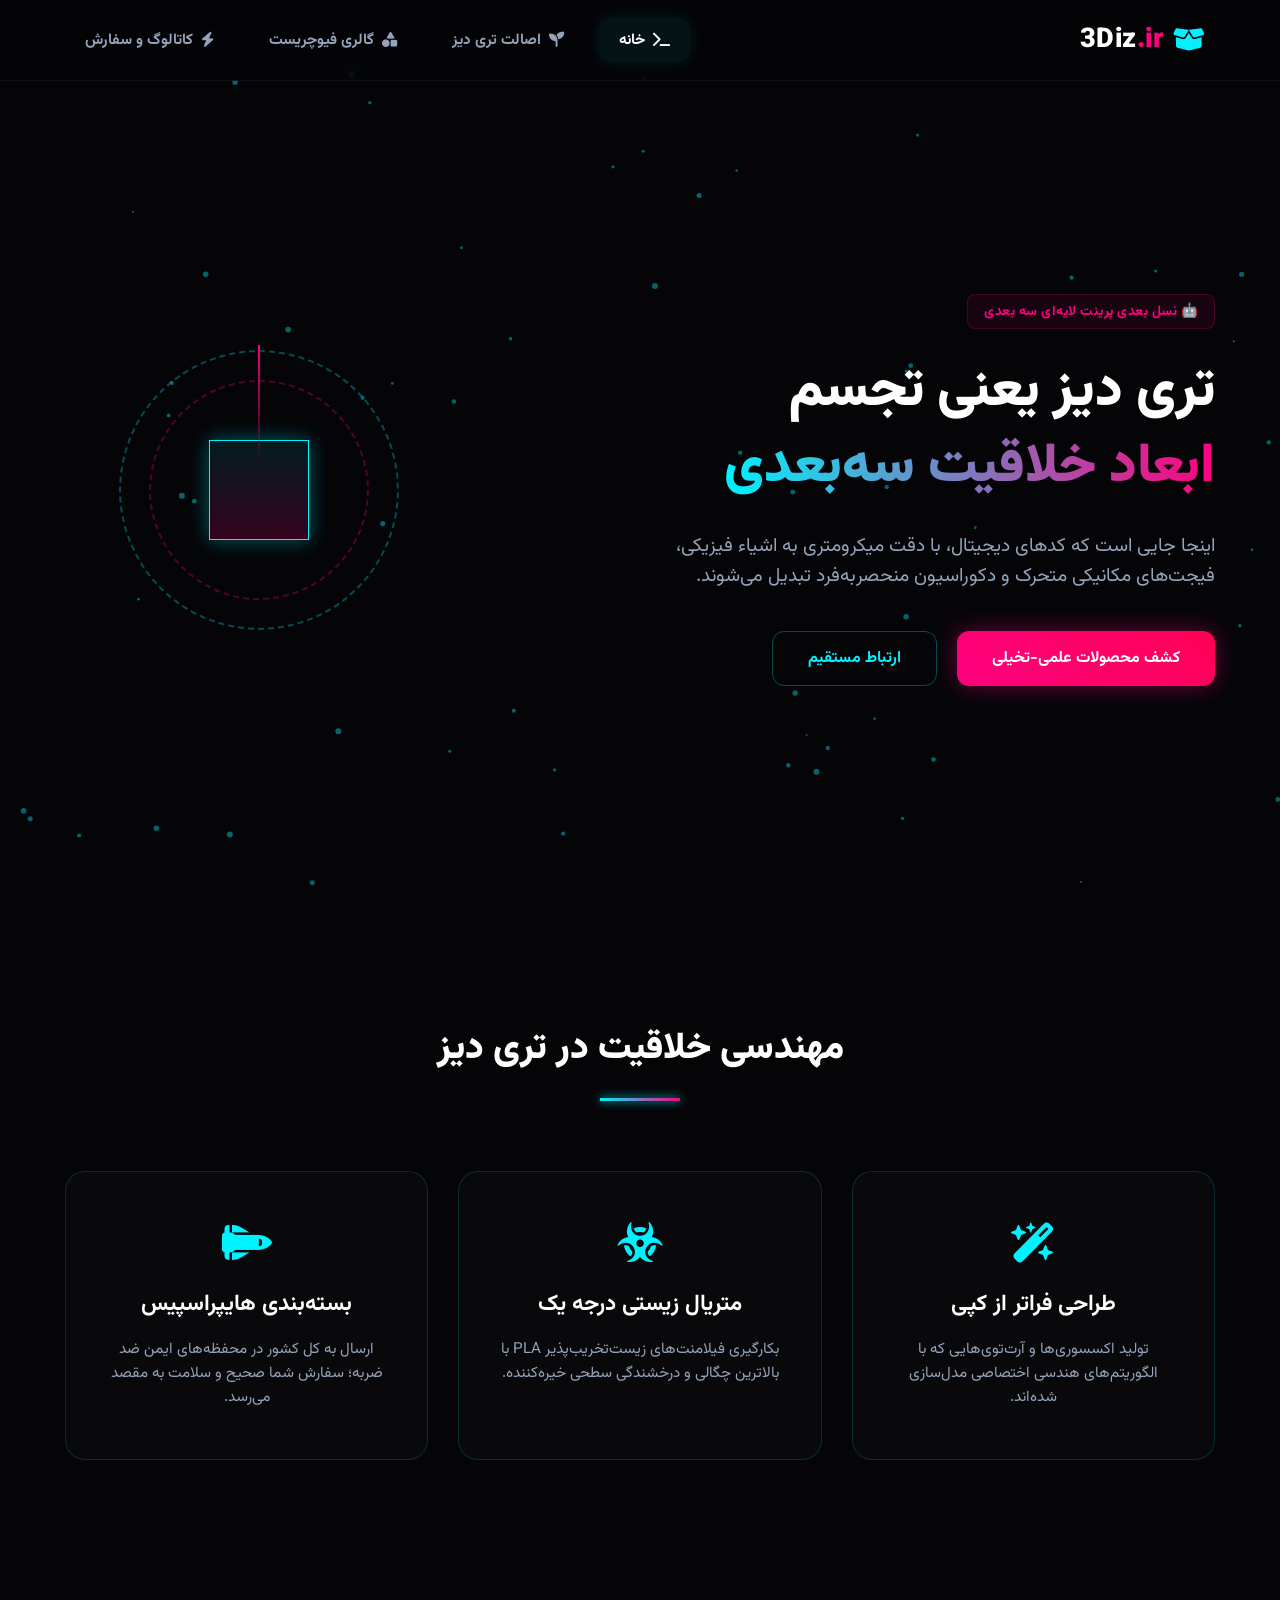
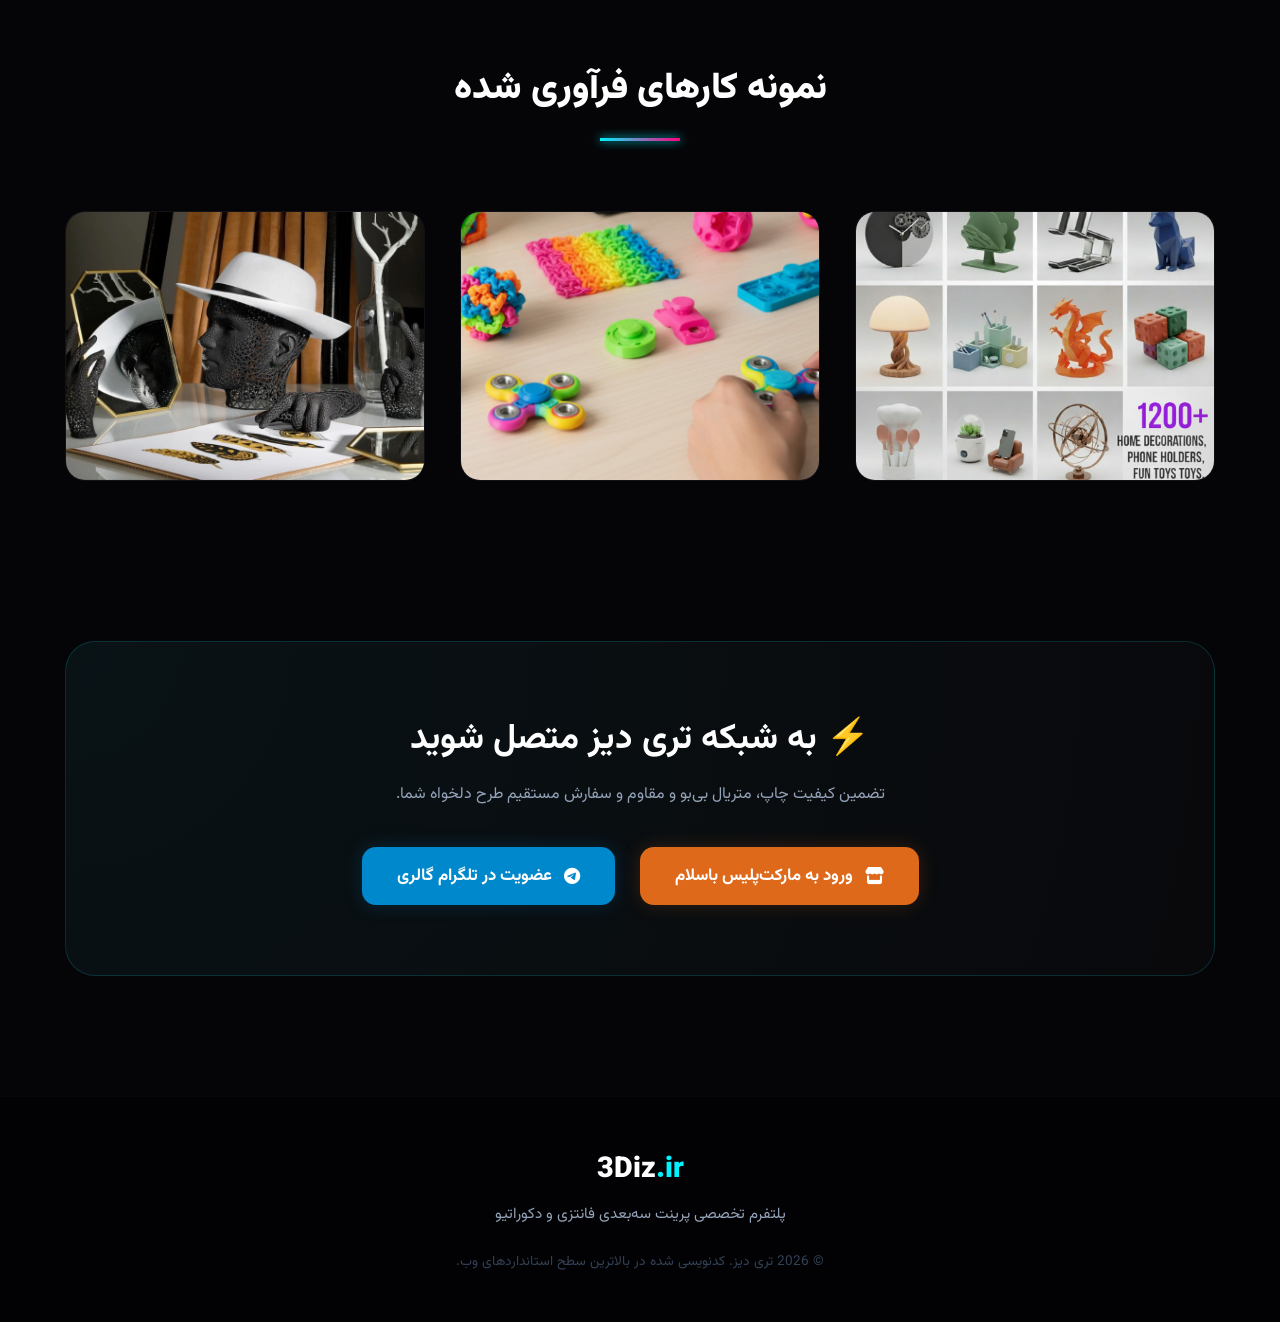
<file: index.html>
<!DOCTYPE html>
<html lang="fa" dir="rtl">
<head>
    <meta charset="UTF-8">
    <meta name="viewport" content="width=device-width, initial-scale=1.0">
    <title>3Diz | لول آپ خلاقیت سه‌بعدی</title>
    <link rel="stylesheet" href="https://fonts.googleapis.com/css2?family=Vazirmatn:wght@300;400;700;900&display=swap">
    <link rel="stylesheet" href="https://cdnjs.cloudflare.com/ajax/libs/font-awesome/6.4.0/css/all.min.css">
    <link rel="stylesheet" href="style.css">
</head>
<body>

    <canvas id="cyberCanvas"></canvas>

    <header>
        <nav class="nav-container">
            <div class="logo-wrapper">
                <div class="cyber-scan"></div>
                <i class="fas fa-box-open logo-cube"></i>
                <span class="logo-text">3Diz<span class="dot">.ir</span></span>
            </div>
            
            <ul class="nav-links">
                <li><a href="#home" class="active"><i class="fas fa-terminal"></i> خانه</a></li>
                <li><a href="#about"><i class="fas fa-seedling"></i> اصالت تری دیز</a></li>
                <li><a href="#products"><i class="fas fa-shapes"></i> گالری فیوچریست</a></li>
                <li><a href="#links"><i class="fas fa-bolt"></i> کاتالوگ و سفارش</a></li>
            </ul>

            <div class="menu-toggle" id="mobileMenuBtn">
                <span class="bar"></span>
                <span class="bar"></span>
                <span class="bar"></span>
            </div>
        </nav>
    </header>

    <section id="home" class="hero">
        <div class="hero-content">
            <div class="cyber-badge">🤖 نسل بعدی پرینت لایه‌ای سه بعدی</div>
            <h1>تری دیز یعنی تجسم <br><span class="typewriter gradient-text" id="typewriterText"></span></h1>
            <p>اینجا جایی است که کدهای دیجیتال، با دقت میکرومتری به اشیاء فیزیکی، فیجت‌های مکانیکی متحرک و دکوراسیون منحصربه‌فرد تبدیل می‌شوند.</p>
            <div class="hero-btns">
                <a href="#products" class="btn-glow">کشف محصولات علمی-تخیلی</a>
                <a href="#links" class="btn-outline">ارتباط مستقیم</a>
            </div>
        </div>
        
        <div class="hero-visual">
            <div class="hologram-container">
                <div class="holo-ring ring-1"></div>
                <div class="holo-ring ring-2"></div>
                <div class="holo-cube">
                    <span></span><span></span><span></span><span></span>
                </div>
                <div class="laser-beam"></div>
            </div>
        </div>
    </section>

    <section id="about" class="about-section">
        <div class="section-title">
            <h2>مهندسی خلاقیت در تری دیز</h2>
            <div class="glow-line"></div>
        </div>
        
        <div class="about-grid">
            <div class="neon-card" data-tilt>
                <div class="card-glow"></div>
                <i class="fas fa-wand-magic-sparkles card-icon"></i>
                <h3>طراحی فراتر از کپی</h3>
                <p>تولید اکسسوری‌ها و آرت‌توی‌هایی که با الگوریتم‌های هندسی اختصاصی مدل‌سازی شده‌اند.</p>
            </div>
            <div class="neon-card" data-tilt>
                <div class="card-glow"></div>
                <i class="fas fa-biohazard card-icon"></i>
                <h3>متریال زیستی درجه یک</h3>
                <p>بکارگیری فیلامنت‌های زیست‌تخریب‌پذیر PLA با بالاترین چگالی و درخشندگی سطحی خیره‌کننده.</p>
            </div>
            <div class="neon-card" data-tilt>
                <div class="card-glow"></div>
                <i class="fas fa-space-shuttle card-icon"></i>
                <h3>بسته‌بندی هایپراسپیس</h3>
                <p>ارسال به کل کشور در محفظه‌های ایمن ضد ضربه؛ سفارش شما صحیح و سلامت به مقصد می‌رسد.</p>
            </div>
        </div>
    </section>

    <section id="products" class="products-section">
        <div class="section-title">
            <h2>نمونه کارهای فرآوری شده</h2>
            <div class="glow-line"></div>
        </div>
        
        <div class="product-grid">
            <div class="product-card">
                <div class="img-zoom">
                    <img src="images/product1.jpg" alt="محصول تری دیز">
                </div>
                <div class="card-overlay">
                    <h4>مجسمه‌های دکوراتیو هندسی</h4>
                    <span class="tech-tag">رزولوشن ۵۰ میکرون</span>
                </div>
            </div>
            <div class="product-card">
                <div class="img-zoom">
                    <img src="images/product2.jpg" alt="محصول تری دیز">
                </div>
                <div class="card-overlay">
                    <h4>فیجت‌های مکانیکی و مفاصل متحرک</h4>
                    <span class="tech-tag">چاپ یکپارچه (Print-in-Place)</span>
                </div>
            </div>
            <div class="product-card">
                <div class="img-zoom">
                    <img src="images/product3.jpg" alt="محصول تری دیز">
                </div>
                <div class="card-overlay">
                    <h4>گلدان و استند ارگانیک</h4>
                    <span class="tech-tag">متریال سیلک براق</span>
                </div>
            </div>
        </div>
    </section>

    <section id="links" class="cta-section">
        <div class="glow-box">
            <h2>⚡ به شبکه تری دیز متصل شوید</h2>
            <p>تضمین کیفیت چاپ، متریال بی‌بو و مقاوم و سفارش مستقیم طرح دلخواه شما.</p>
            <div class="link-buttons">
                <a href="https://basalam.com/3diz-ir" target="_blank" class="cyber-btn basalam-btn">
                    <i class="fas fa-store"></i> ورود به مارکت‌‌پلیس باسلام
                </a>
                <a href="https://t.me/Gallery_3diz" target="_blank" class="cyber-btn telegram-btn">
                    <i class="fab fa-telegram"></i> عضویت در تلگرام گالری
                </a>
            </div>
        </div>
    </section>

    <footer>
        <div class="footer-core">
            <div class="footer-logo">3Diz<span>.ir</span></div>
            <p>پلتفرم تخصصی پرینت سه‌بعدی فانتزی و دکوراتیو</p>
            <div class="copyright">&copy; 2026 تری دیز. کدنویسی شده در بالاترین سطح استانداردهای وب.</div>
        </div>
    </footer>

    <script src="script.js"></script>
</body>
</html>
</file>
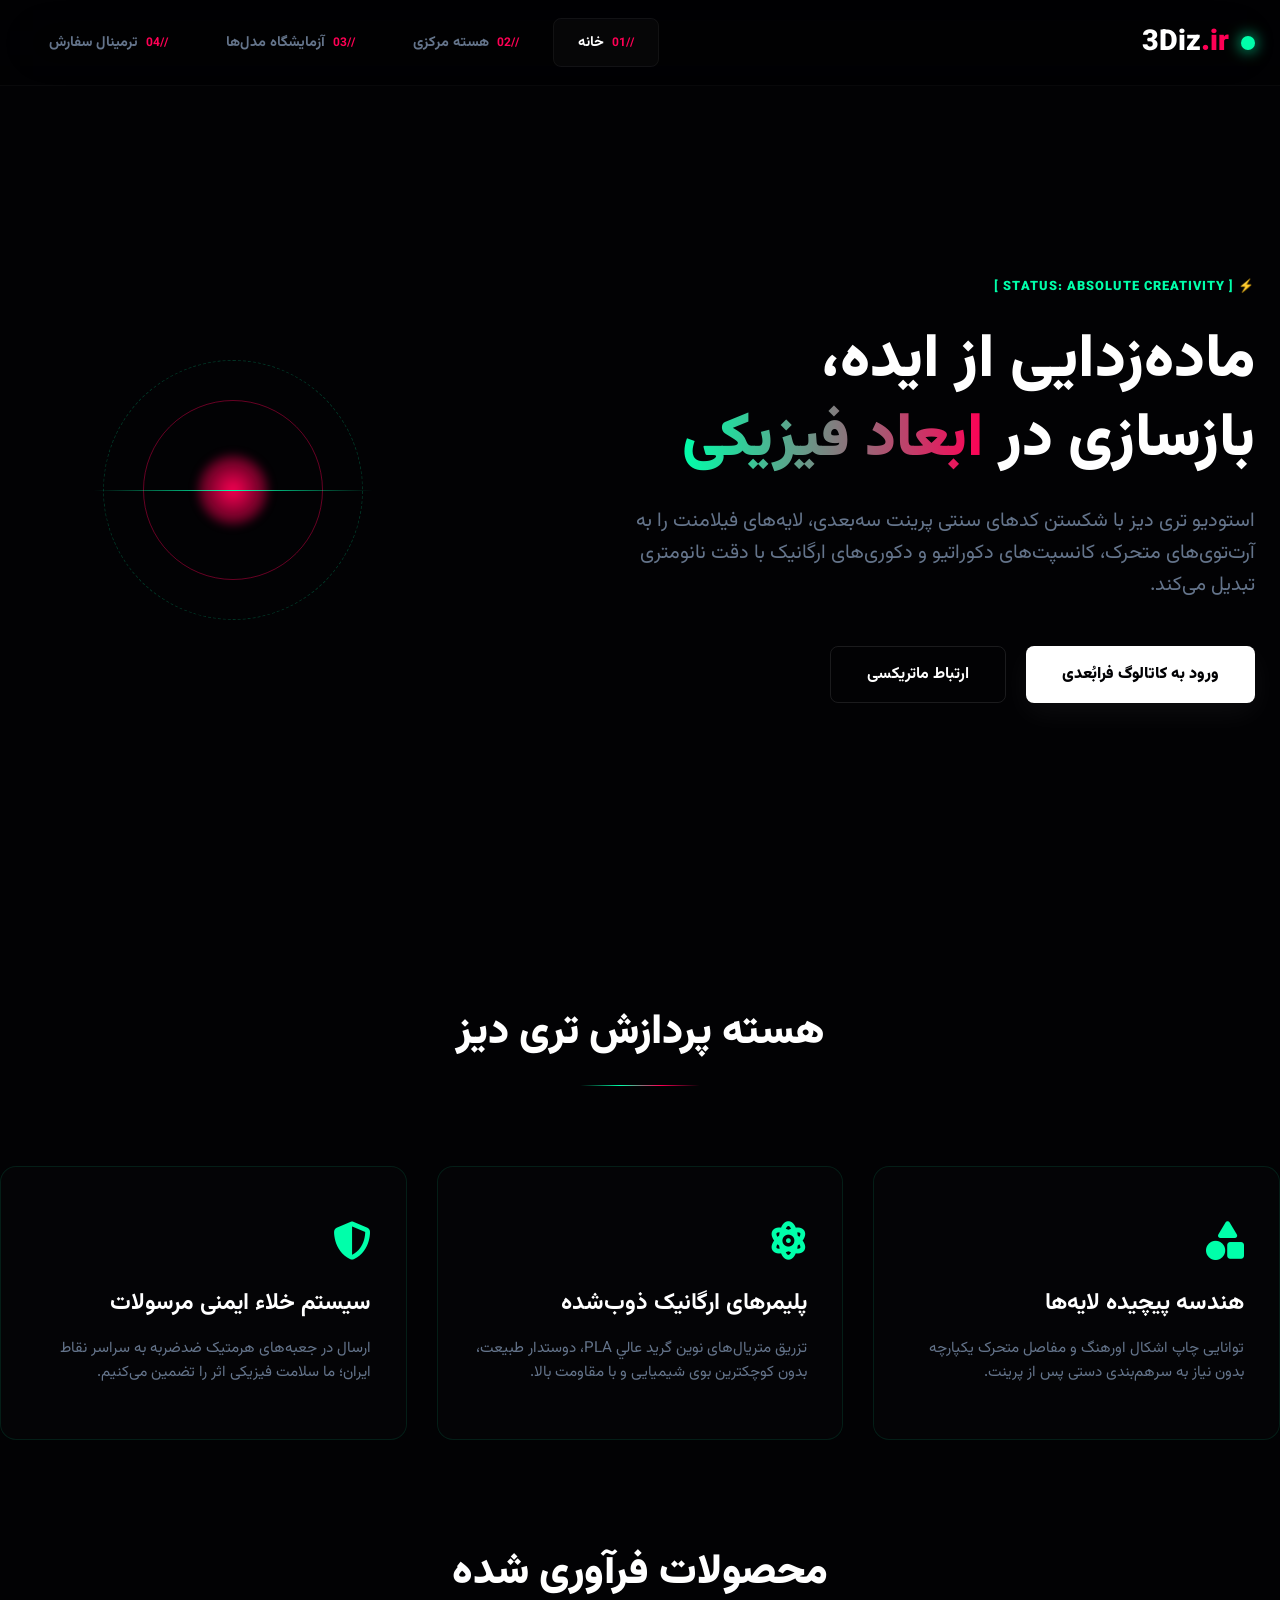
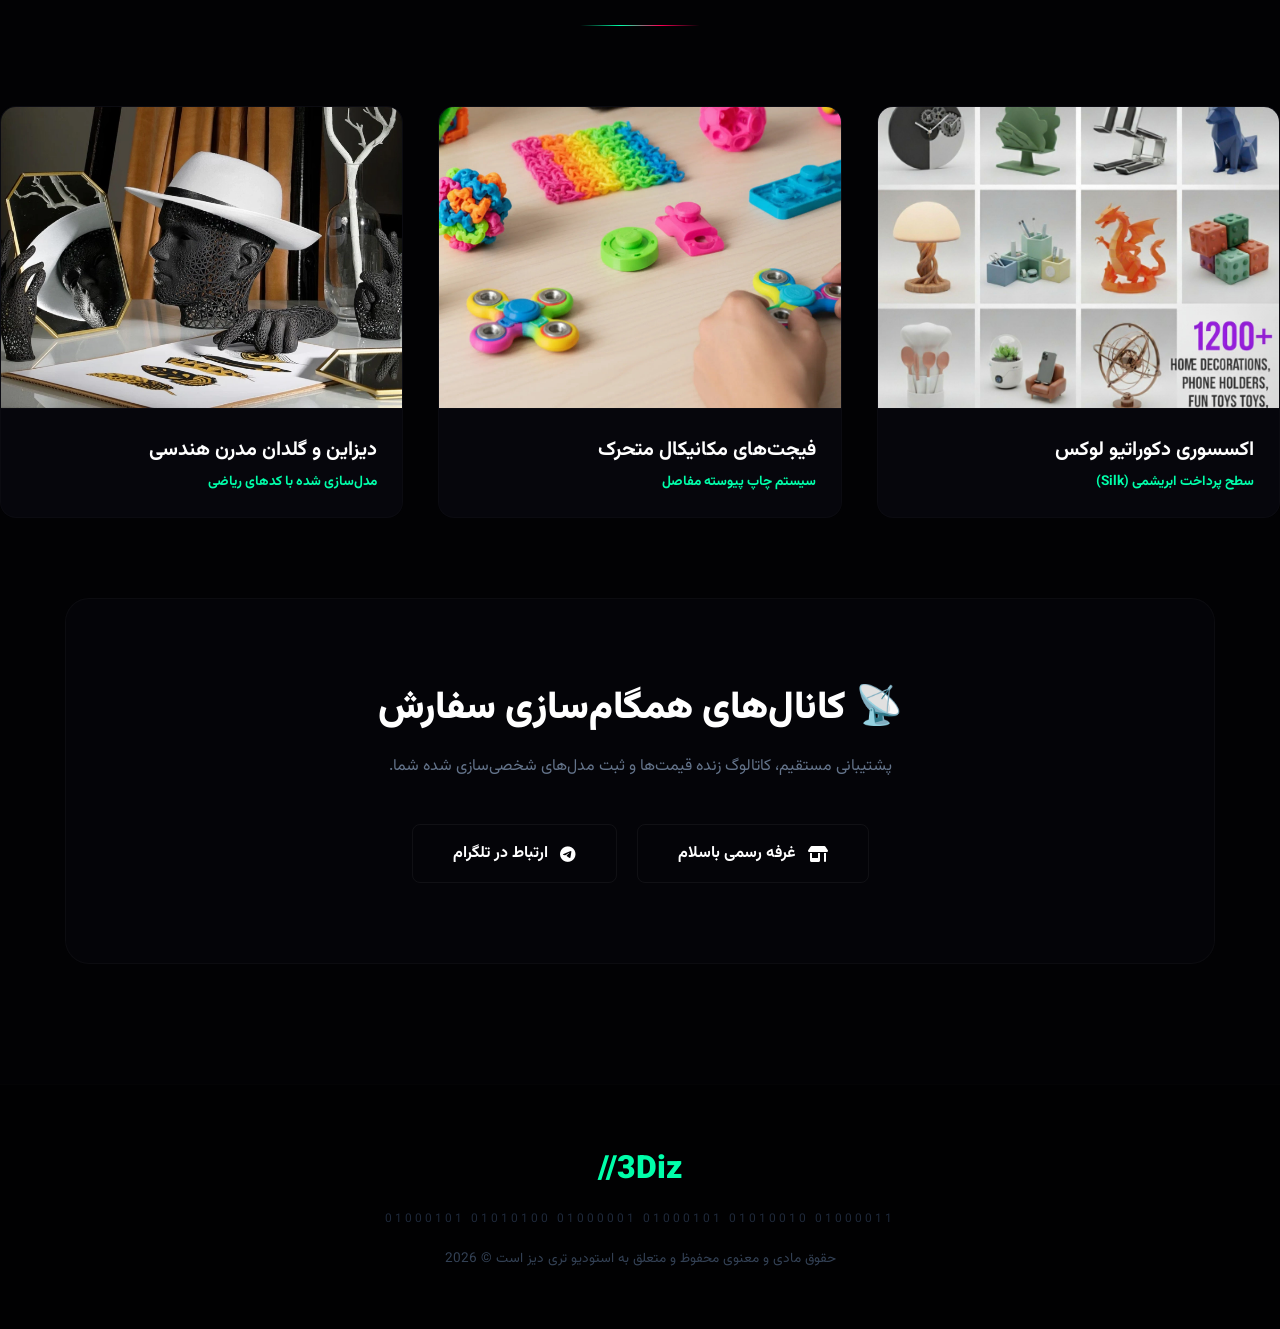
<file: Dark/index.html>
<!DOCTYPE html>
<html lang="fa" dir="rtl">
<head>
    <meta charset="UTF-8">
    <meta name="viewport" content="width=device-width, initial-scale=1.0">
    <title>3Diz Quantum | لول بی‌نهایت فرانت‌اند</title>
    <link rel="stylesheet" href="https://fonts.googleapis.com/css2?family=Vazirmatn:wght@300;400;700;900&display=swap">
    <link rel="stylesheet" href="https://cdnjs.cloudflare.com/ajax/libs/font-awesome/6.4.0/css/all.min.css">
    <link rel="stylesheet" href="style.css">
</head>
<body>

    <canvas id="quantumCanvas"></canvas>

    <header>
        <nav class="nav-container">
            <div class="logo-core">
                <div class="quantum-core"></div>
                <span class="logo-text">3Diz<span class="pulse-dot">.ir</span></span>
            </div>
            
            <ul class="nav-links">
                <li><a href="#home" class="active"><span class="nav-num">//01</span> خانه</a></li>
                <li><a href="#about"><span class="nav-num">//02</span> هسته مرکزی</a></li>
                <li><a href="#products"><span class="nav-num">//03</span> آزمایشگاه مدل‌ها</a></li>
                <li><a href="#links"><span class="nav-num">//04</span> ترمینال سفارش</a></li>
            </ul>

            <div class="menu-toggle" id="mobileMenuBtn">
                <span class="bar"></span>
                <span class="bar"></span>
                <span class="bar"></span>
            </div>
        </nav>
    </header>

    <section id="home" class="hero">
        <div class="hero-content">
            <div class="glow-tag">⚡ [ STATUS: ABSOLUTE CREATIVITY ]</div>
            <h1>ماده‌زدایی از ایده، <br>بازسازی در <span class="cyber-gradient">ابعاد فیزیکی</span></h1>
            <p>استودیو تری دیز با شکستن کدهای سنتی پرینت سه‌بعدی، لایه‌های فیلامنت را به آرت‌توی‌های متحرک، کانسپت‌های دکوراتیو و دکوری‌های ارگانیک با دقت نانومتری تبدیل می‌کند.</p>
            <div class="hero-actions">
                <a href="#products" class="btn-quantum">ورود به کاتالوگ فرابُعدی</a>
                <a href="#links" class="btn-hyper">ارتباط ماتریکسی</a>
            </div>
        </div>
        
        <div class="hero-visual">
            <div class="hologram-shield">
                <div class="core-sphere"></div>
                <div class="orbit path-1"></div>
                <div class="orbit path-2"></div>
                <div class="scan-line"></div>
            </div>
        </div>
    </section>

    <section id="about" class="about-section">
        <div class="section-header">
            <h2>هسته پردازش تری دیز</h2>
            <div class="laser-line"></div>
        </div>
        
        <div class="about-grid">
            <div class="crystal-card" data-tilt>
                <div class="light-tracker"></div>
                <i class="fas fa-shapes card-icon"></i>
                <h3>هندسه پیچیده لایه‌ها</h3>
                <p>توانایی چاپ اشکال اورهنگ و مفاصل متحرک یکپارچه بدون نیاز به سرهم‌بندی دستی پس از پرینت.</p>
            </div>
            <div class="crystal-card" data-tilt>
                <div class="light-tracker"></div>
                <i class="fas fa-atom card-icon"></i>
                <h3>پلیمرهای ارگانیک ذوب‌شده</h3>
                <p>تزریق متریال‌های نوین گرید عالي PLA، دوستدار طبیعت، بدون کوچکترین بوی شیمیایی و با مقاومت بالا.</p>
            </div>
            <div class="crystal-card" data-tilt>
                <div class="light-tracker"></div>
                <i class="fas fa-shield-halved card-icon"></i>
                <h3>سیستم خلاء ایمنی مرسولات</h3>
                <p>ارسال در جعبه‌های هرمتیک ضدضربه به سراسر نقاط ایران؛ ما سلامت فیزیکی اثر را تضمین می‌کنیم.</p>
            </div>
        </div>
    </section>

    <section id="products" class="products-section">
        <div class="section-header">
            <h2>محصولات فرآوری شده</h2>
            <div class="laser-line"></div>
        </div>
        
        <div class="gallery-wrapper">
            <div class="matrix-card">
                <div class="img-container">
                    <img src="images/product1.jpg" alt="تری دیز">
                </div>
                <div class="matrix-info">
                    <h4>اکسسوری دکوراتیو لوکس</h4>
                    <p>سطح پرداخت ابریشمی (Silk)</p>
                </div>
            </div>
            <div class="matrix-card">
                <div class="img-container">
                    <img src="images/product2.jpg" alt="تری دیز">
                </div>
                <div class="matrix-info">
                    <h4>فیجت‌های مکانیکال متحرک</h4>
                    <p>سیستم چاپ پیوسته مفاصل</p>
                </div>
            </div>
            <div class="matrix-card">
                <div class="img-container">
                    <img src="images/product3.jpg" alt="تری دیز">
                </div>
                <div class="matrix-info">
                    <h4>دیزاین و گلدان مدرن هندسی</h4>
                    <p>مدل‌سازی شده با کدهای ریاضی</p>
                </div>
            </div>
        </div>
    </section>

    <section id="links" class="cta-section">
        <div class="hyper-box">
            <div class="grid-overlay"></div>
            <h2>📡 کانال‌های همگام‌سازی سفارش</h2>
            <p>پشتیبانی مستقیم، کاتالوگ زنده قیمت‌ها و ثبت مدل‌های شخصی‌سازی شده شما.</p>
            <div class="action-grid">
                <a href="https://basalam.com/3diz-ir" target="_blank" class="quantum-btn basalam">
                    <i class="fas fa-store-alt"></i> غرفه رسمی باسلام
                </a>
                <a href="https://t.me/Gallery_3diz" target="_blank" class="quantum-btn telegram">
                    <i class="fab fa-telegram-plane"></i> ارتباط در تلگرام
                </a>
            </div>
        </div>
    </section>

    <footer>
        <div class="footer-wrap">
            <div class="f-logo">3Diz<span>//</span></div>
            <p class="binary-decor">01000011 01010010 01000101 01000001 01010100 01000101</p>
            <p class="copy">حقوق مادی و معنوی محفوظ و متعلق به استودیو تری دیز است &copy; 2026</p>
        </div>
    </footer>

    <script src="script.js"></script>
</body>
</html>
</file>
<file: style.css>
:root {
    --bg-deep: #050508;
    --neon-cyan: #00f2fe;
    --neon-pink: #ff007f;
    --text-primary: #ffffff;
    --text-secondary: #94a3b8;
    --glass-bg: rgba(255, 255, 255, 0.02);
    --border-glow: rgba(0, 242, 254, 0.15);
    --transition: all 0.5s cubic-bezier(0.4, 0, 0.2, 1);
}

* {
    margin: 0;
    padding: 0;
    box-sizing: border-box;
    font-family: 'Vazirmatn', sans-serif;
    scroll-behavior: smooth;
}

body {
    background-color: var(--bg-deep);
    color: var(--text-primary);
    overflow-x: hidden;
}

/* بوم پس‌زمینه زنده و حساس به ماوس */
#cyberCanvas {
    position: fixed;
    top: 0;
    left: 0;
    width: 100%;
    height: 100%;
    z-index: -1;
    pointer-events: none;
}

/* هدر لوکس نئونی */
header {
    position: fixed;
    top: 0;
    left: 0;
    width: 100%;
    z-index: 1000;
    background: rgba(5, 5, 8, 0.65);
    backdrop-filter: blur(20px);
    -webkit-backdrop-filter: blur(20px);
    border-bottom: 1px solid rgba(255, 255, 255, 0.05);
}

.nav-container {
    max-width: 1200px;
    margin: 0 auto;
    padding: 18px 25px;
    display: flex;
    justify-content: space-between;
    align-items: center;
}

.logo-wrapper {
    display: flex;
    align-items: center;
    gap: 10px;
    position: relative;
}

.logo-cube {
    font-size: 1.6rem;
    color: var(--neon-cyan);
    animation: pulse 2s infinite ease-in-out;
}

.logo-text {
    font-size: 1.7rem;
    font-weight: 900;
    letter-spacing: 0.5px;
}

.logo-text .dot {
    color: var(--neon-pink);
}

.nav-links {
    display: flex;
    list-style: none;
    gap: 15px;
}

.nav-links a {
    text-decoration: none;
    color: var(--text-secondary);
    font-weight: 700;
    font-size: 0.95rem;
    padding: 10px 20px;
    border-radius: 12px;
    transition: var(--transition);
    display: flex;
    align-items: center;
    gap: 8px;
}

.nav-links a:hover, .nav-links a.active {
    color: var(--text-primary);
    background: rgba(0, 242, 254, 0.06);
    box-shadow: 0 0 15px rgba(0, 242, 254, 0.1);
}

/* منوی همبرگری موبایل */
.menu-toggle {
    display: none;
    flex-direction: column;
    gap: 6px;
    cursor: pointer;
}

.menu-toggle .bar {
    width: 25px;
    height: 2px;
    background-color: var(--text-primary);
    transition: var(--transition);
}

/* هیرو سکشن سایبرپانک */
.hero {
    min-height: 100vh;
    display: flex;
    align-items: center;
    max-width: 1200px;
    margin: 0 auto;
    padding: 140px 25px 60px;
    gap: 40px;
}

.hero-content {
    flex: 1.3;
}

.cyber-badge {
    background: rgba(255, 0, 127, 0.08);
    border: 1px solid rgba(255, 0, 127, 0.2);
    color: var(--neon-pink);
    padding: 6px 16px;
    border-radius: 8px;
    display: inline-block;
    font-weight: 700;
    font-size: 0.85rem;
    margin-bottom: 25px;
    letter-spacing: 0.5px;
}

.hero-content h1 {
    font-size: 3.4rem;
    font-weight: 900;
    line-height: 1.4;
    margin-bottom: 25px;
}

.gradient-text {
    background: linear-gradient(90deg, var(--neon-cyan), var(--neon-pink));
    -webkit-background-clip: text;
    -webkit-text-fill-color: transparent;
}

.hero-content p {
    color: var(--text-secondary);
    font-size: 1.2rem;
    margin-bottom: 40px;
    max-width: 620px;
}

.hero-btns {
    display: flex;
    gap: 20px;
}

.btn-glow {
    background: linear-gradient(45deg, var(--neon-pink), #ff0055);
    color: white;
    padding: 15px 35px;
    border-radius: 12px;
    text-decoration: none;
    font-weight: 700;
    box-shadow: 0 0 25px rgba(255, 0, 127, 0.4);
    transition: var(--transition);
}

.btn-glow:hover {
    transform: translateY(-5px);
    box-shadow: 0 0 40px rgba(255, 0, 127, 0.7);
}

.btn-outline {
    border: 1px solid rgba(0, 242, 254, 0.3);
    color: var(--neon-cyan);
    padding: 14px 35px;
    border-radius: 12px;
    text-decoration: none;
    font-weight: 700;
    transition: var(--transition);
}

.btn-outline:hover {
    background: rgba(0, 242, 254, 0.05);
    box-shadow: 0 0 20px rgba(0, 242, 254, 0.2);
    transform: translateY(-5px);
}

/* هولوگرام و شبیه‌ساز لیزر سه بعدی در هیرو */
.hero-visual {
    flex: 0.7;
    display: flex;
    justify-content: center;
    align-items: center;
}

.hologram-container {
    position: relative;
    width: 250px;
    height: 250px;
    display: flex;
    justify-content: center;
    align-items: center;
}

.holo-ring {
    position: absolute;
    border: 2px dashed var(--neon-cyan);
    border-radius: 50%;
    opacity: 0.3;
}

.ring-1 {
    width: 280px;
    height: 280px;
    animation: spinCube 20s linear infinite;
}

.ring-2 {
    width: 220px;
    height: 220px;
    border-color: var(--neon-pink);
    animation: spinCube 10s linear infinite reverse;
}

.holo-cube {
    width: 100px;
    height: 100px;
    position: relative;
    transform-style: preserve-3d;
    animation: spinCube 8s linear infinite;
}

.holo-cube span {
    position: absolute;
    top: 0; left: 0; width: 100%; height: 100%;
    background: linear-gradient(rgba(0,242,254,0.05), rgba(255,0,127,0.1));
    border: 1px solid var(--neon-cyan);
    box-shadow: 0 0 20px rgba(0,242,254,0.2);
}

.holo-cube span:nth-child(1) { transform: rotateY(0deg) translateZ(50px); }
.holo-cube span:nth-child(2) { transform: rotateY(90deg) translateZ(50px); }
.holo-cube span:nth-child(3) { transform: rotateY(180deg) translateZ(50px); }
.holo-cube span:nth-child(4) { transform: rotateY(-90deg) translateZ(50px); }

.laser-beam {
    position: absolute;
    top: -20px;
    width: 2px;
    height: 120px;
    background: linear-gradient(to bottom, var(--neon-pink), transparent);
    animation: laserScan 3s ease-in-out infinite;
}

@keyframes laserScan {
    0%, 100% { transform: translateY(0); opacity: 0; }
    50% { transform: translateY(160px); opacity: 1; }
}

@keyframes spinCube {
    0% { transform: rotateX(0deg) rotateY(0deg); }
    100% { transform: rotateX(360deg) rotateY(360deg); }
}

/* بخش ویژگی‌ها (کارت‌های نئون هوشمند) */
.section-title {
    text-align: center;
    margin-bottom: 70px;
    padding-top: 100px;
}

.section-title h2 {
    font-size: 2.3rem;
    font-weight: 900;
}

.glow-line {
    width: 80px;
    height: 3px;
    background: linear-gradient(90deg, var(--neon-cyan), var(--neon-pink));
    margin: 20px auto 0;
    box-shadow: 0 0 10px var(--neon-cyan);
}

.about-section, .products-section {
    max-width: 1200px;
    margin: 0 auto;
    padding: 20px 25px 80px;
}

.about-grid {
    display: grid;
    grid-template-columns: repeat(auto-fit, minmax(300px, 1fr));
    gap: 30px;
}

.neon-card {
    background: var(--glass-bg);
    border: 1px solid var(--border-glow);
    padding: 50px 35px;
    border-radius: 20px;
    text-align: center;
    position: relative;
    overflow: hidden;
    transition: var(--transition);
}

.neon-card:hover {
    border-color: var(--neon-pink);
    box-shadow: 0 0 30px rgba(255, 0, 127, 0.2);
    transform: translateY(-8px);
}

.card-icon {
    font-size: 2.5rem;
    color: var(--neon-cyan);
    margin-bottom: 25px;
    transition: var(--transition);
}

.neon-card:hover .card-icon {
    color: var(--neon-pink);
    transform: scale(1.1);
}

.neon-card h3 {
    font-size: 1.4rem;
    margin-bottom: 15px;
}

.neon-card p {
    color: var(--text-secondary);
    font-size: 0.95rem;
}

/* گالری با اورلی‌های سینمایی مدرن */
.product-grid {
    display: grid;
    grid-template-columns: repeat(auto-fit, minmax(320px, 1fr));
    gap: 35px;
}

.product-card {
    position: relative;
    border-radius: 20px;
    overflow: hidden;
    background: #09090e;
    border: 1px solid rgba(255, 255, 255, 0.03);
    aspect-ratio: 4 / 3;
    cursor: pointer;
}

.img-zoom {
    width: 100%; height: 100%;
    overflow: hidden;
}

.product-card img {
    width: 100%; height: 100%;
    object-fit: cover;
    transition: var(--transition);
}

.card-overlay {
    position: absolute;
    bottom: 0; left: 0; width: 100%;
    padding: 30px;
    background: linear-gradient(to top, #050508 0%, rgba(5,5,8,0.4) 70%, transparent 100%);
    transform: translateY(15px);
    opacity: 0;
    transition: var(--transition);
}

.product-card:hover img { transform: scale(1.1); }
.product-card:hover .card-overlay { transform: translateY(0); opacity: 1; }

.card-overlay h4 { font-size: 1.3rem; margin-bottom: 5px; }
.tech-tag { font-size: 0.85rem; color: var(--neon-cyan); font-weight: 700; }

/* هاب دکمه‌های شبکه فروش */
.cta-section {
    max-width: 1200px;
    margin: 0 auto;
    padding: 80px 25px 120px;
}

.glow-box {
    background: radial-gradient(circle at top left, rgba(0,242,254,0.04), transparent), var(--glass-bg);
    border: 1px solid var(--border-glow);
    padding: 70px 40px;
    border-radius: 30px;
    text-align: center;
}

.glow-box h2 { font-size: 2.2rem; margin-bottom: 15px; }
.glow-box p { color: var(--text-secondary); margin-bottom: 40px; }

.link-buttons {
    display: flex;
    justify-content: center;
    gap: 25px;
    flex-wrap: wrap;
}

.cyber-btn {
    display: flex;
    align-items: center;
    gap: 12px;
    padding: 16px 35px;
    border-radius: 14px;
    text-decoration: none;
    color: white;
    font-weight: 700;
    font-size: 1.05rem;
    transition: var(--transition);
}

.basalam-btn { background: #df691a; box-shadow: 0 0 20px rgba(223, 105, 26, 0.2); }
.basalam-btn:hover { box-shadow: 0 0 35px rgba(223, 105, 26, 0.5); transform: translateY(-4px); }

.telegram-btn { background: #0088cc; box-shadow: 0 0 20px rgba(0, 136, 204, 0.2); }
.telegram-btn:hover { box-shadow: 0 0 35px rgba(0, 136, 204, 0.5); transform: translateY(-4px); }

/* فوتر انتهای صفحه */
footer {
    background: #020204;
    padding: 50px 25px;
    text-align: center;
    border-top: 1px solid rgba(255, 255, 255, 0.02);
}

.footer-logo { font-size: 1.8rem; font-weight: 900; margin-bottom: 10px; }
.footer-logo span { color: var(--neon-cyan); }
footer p { color: var(--text-secondary); font-size: 0.95rem; margin-bottom: 25px; }
.copyright { color: #334155; font-size: 0.85rem; }

/* کامپکت کردن برای دستگاه‌های تبلت و موبایل */
@media (max-width: 968px) {
    .hero { flex-direction: column-reverse; text-align: center; padding-top: 120px; }
    .hero-content h1 { font-size: 2.3rem; }
    .hero-btns { justify-content: center; flex-wrap: wrap; }
    .hologram-container { transform: scale(0.8); }
    
    .menu-toggle { display: flex; }
    .nav-links {
        position: fixed;
        top: 77px; right: -100%;
        width: 100%; height: calc(100vh - 77px);
        background: var(--bg-deep);
        flex-direction: column;
        padding-top: 40px;
        transition: var(--transition);
    }
    .nav-links.active { right: 0; }
    .menu-toggle.active .bar:nth-child(2) { opacity: 0; }
    .menu-toggle.active .bar:nth-child(1) { transform: translateY(8px) rotate(45deg); }
    .menu-toggle.active .bar:nth-child(3) { transform: translateY(-8px) rotate(-45deg); }
}
</file>
<file: Dark/style.css>
:root {
    --void-black: #020204;
    --neon-laser: #00ffaa;
    --neon-energy: #ff0055;
    --text-pure: #ffffff;
    --text-dim: #64748b;
    --glass-crystal: rgba(255, 255, 255, 0.01);
    --border-crystal: rgba(0, 255, 170, 0.1);
    --transition-ultra: all 0.6s cubic-bezier(0.16, 1, 0.3, 1);
}

* {
    margin: 0;
    padding: 0;
    box-sizing: border-box;
    font-family: 'Vazirmatn', sans-serif;
    scroll-behavior: smooth;
}

body {
    background-color: var(--void-black);
    color: var(--text-pure);
    overflow-x: hidden;
}

/* بوم رندر افکت‌های تعاملی ماوس */
#quantumCanvas {
    position: fixed;
    top: 0; left: 0;
    width: 100%; height: 100%;
    z-index: -1;
    pointer-events: none;
}

/* هدر مینیمال هولوگرافیک */
header {
    position: fixed;
    top: 0; left: 0; width: 100%;
    z-index: 1000;
    background: rgba(2, 2, 4, 0.4);
    backdrop-filter: blur(30px);
    -webkit-backdrop-filter: blur(30px);
    border-bottom: 1px solid rgba(255, 255, 255, 0.03);
}

.nav-container {
    max-width: 1300px;
    margin: 0 auto;
    padding: 20px 25px;
    display: flex;
    justify-content: space-between;
    align-items: center;
}

.logo-core {
    display: flex;
    align-items: center;
    gap: 12px;
}

.quantum-core {
    width: 14px; height: 14px;
    background: var(--neon-laser);
    border-radius: 50%;
    box-shadow: 0 0 15px var(--neon-laser);
}

.logo-text {
    font-size: 1.8rem;
    font-weight: 900;
}

.pulse-dot {
    color: var(--neon-energy);
    animation: flash 1s infinite alternate;
}

@keyframes flash { from { opacity: 0.2; } to { opacity: 1; } }

.nav-links {
    display: flex;
    list-style: none;
    gap: 10px;
}

.nav-links a {
    text-decoration: none;
    color: var(--text-dim);
    font-weight: 700;
    font-size: 0.9rem;
    padding: 12px 24px;
    border-radius: 8px;
    transition: var(--transition-ultra);
}

.nav-num {
    font-size: 0.75rem;
    color: var(--neon-energy);
    margin-left: 4px;
}

.nav-links a:hover, .nav-links a.active {
    color: var(--text-pure);
    background: rgba(255, 255, 255, 0.02);
    border: 1px solid rgba(255, 255, 255, 0.05);
}

.menu-toggle {
    display: none;
    flex-direction: column;
    gap: 5px;
    cursor: pointer;
}

.menu-toggle .bar {
    width: 24px; height: 2px;
    background-color: var(--text-pure);
    transition: var(--transition-ultra);
}

/* بخش هیرو استودیوی کوانتومی */
.hero {
    min-height: 100vh;
    display: flex;
    align-items: center;
    max-width: 1300px;
    margin: 0 auto;
    padding: 140px 25px 60px;
    gap: 40px;
}

.hero-content { flex: 1.3; }

.glow-tag {
    font-size: 0.8rem;
    font-weight: 900;
    color: var(--neon-laser);
    letter-spacing: 1px;
    margin-bottom: 25px;
}

.hero-content h1 {
    font-size: 3.8rem;
    font-weight: 900;
    line-height: 1.3;
    margin-bottom: 25px;
}

.cyber-gradient {
    background: linear-gradient(90deg, var(--neon-laser), var(--neon-energy));
    -webkit-background-clip: text;
    -webkit-text-fill-color: transparent;
}

.hero-content p {
    color: var(--text-dim);
    font-size: 1.25rem;
    margin-bottom: 45px;
    max-width: 640px;
}

.hero-actions { display: flex; gap: 20px; }

.btn-quantum {
    background: var(--text-pure);
    color: var(--void-black);
    padding: 16px 36px;
    border-radius: 8px;
    text-decoration: none;
    font-weight: 900;
    transition: var(--transition-ultra);
    box-shadow: 0 10px 30px rgba(255,255,255,0.05);
}

.btn-quantum:hover {
    background: var(--neon-laser);
    box-shadow: 0 0 30px rgba(0, 255, 170, 0.4);
    transform: translateY(-4px);
}

.btn-hyper {
    border: 1px solid rgba(255,255,255,0.1);
    color: var(--text-pure);
    padding: 15px 36px;
    border-radius: 8px;
    text-decoration: none;
    font-weight: 700;
    transition: var(--transition-ultra);
}

.btn-hyper:hover {
    border-color: var(--neon-energy);
    box-shadow: 0 0 20px rgba(255, 0, 85, 0.15);
    transform: translateY(-4px);
}

/* سازه بصری متحرک هولوگرافیک */
.hero-visual {
    flex: 0.7;
    display: flex;
    justify-content: center;
    align-items: center;
}

.hologram-shield {
    position: relative;
    width: 280px; height: 280px;
    display: flex; justify-content: center; align-items: center;
}

.core-sphere {
    width: 70px; height: 70px;
    background: radial-gradient(circle, var(--neon-energy), transparent);
    border-radius: 50%;
    filter: blur(5px);
    animation: pulseCore 3s infinite ease-in-out;
}

.orbit {
    position: absolute;
    border: 1px solid rgba(0, 255, 170, 0.2);
    border-radius: 50%;
}

.path-1 {
    width: 260px; height: 260px;
    border-style: dashed;
    animation: orbitSpin 25s linear infinite;
}

.path-2 {
    width: 180px; height: 180px;
    border-color: var(--neon-energy);
    opacity: 0.4;
    animation: orbitSpin 12s linear infinite reverse;
}

.scan-line {
    position: absolute;
    width: 100%; height: 1px;
    background: linear-gradient(90deg, transparent, var(--neon-laser), transparent);
    animation: scan Move 4s ease-in-out infinite;
}

@keyframes pulseCore { 0%, 100% { transform: scale(1); opacity: 0.7; } 50% { transform: scale(1.3); opacity: 1; } }
@keyframes orbitSpin { 100% { transform: rotate(360deg); } }
@keyframes scanMove { 0%, 100% { top: 0; opacity: 0; } 50% { top: 100%; opacity: 1; } }

/* گرید کریستالی با ردیاب نوری ماوس */
.section-header {
    text-align: center;
    margin-bottom: 80px;
    padding-top: 100px;
}

.section-header h2 { font-size: 2.6rem; font-weight: 900; }
.laser-line {
    width: 120px; height: 1px;
    background: linear-gradient(90deg, transparent, var(--neon-laser), var(--neon-energy), transparent);
    margin: 20px auto 0;
}

.about-grid {
    display: grid;
    grid-template-columns: repeat(auto-fit, minmax(300px, 1fr));
    gap: 30px;
}

.crystal-card {
    background: var(--glass-crystal);
    border: 1px solid var(--border-crystal);
    padding: 55px 35px;
    border-radius: 16px;
    position: relative;
    overflow: hidden;
    transition: border-color 0.4s ease;
}

/* لایه سایه نئونی تعقیب‌کننده ماوس */
.light-tracker {
    position: absolute;
    width: 250px; height: 250px;
    background: radial-gradient(circle, rgba(0, 255, 170, 0.06), transparent 70%);
    border-radius: 50%;
    pointer-events: none;
    transform: translate(-50%, -50%);
    top: -500px; left: -500px; /* مخفی در حالت عادی */
    transition: opacity 0.3s ease;
    opacity: 0;
}

.crystal-card:hover .light-tracker { opacity: 1; }
.crystal-card:hover { border-color: rgba(0, 255, 170, 0.3); }

.card-icon { font-size: 2.4rem; color: var(--neon-laser); margin-bottom: 25px; }
.crystal-card h3 { font-size: 1.45rem; margin-bottom: 15px; font-weight: 700; }
.crystal-card p { color: var(--text-dim); font-size: 0.95rem; }

/* کارت‌های گالری با فریم متحرک */
.gallery-wrapper {
    display: grid;
    grid-template-columns: repeat(auto-fit, minmax(320px, 1fr));
    gap: 35px;
}

.matrix-card {
    border-radius: 16px;
    overflow: hidden;
    background: #06060c;
    border: 1px solid rgba(255,255,255,0.02);
    transition: var(--transition-ultra);
}

.img-container { width: 100%; aspect-ratio: 4/3; overflow: hidden; }
.matrix-card img { width: 100%; height: 100%; object-fit: cover; transition: var(--transition-ultra); }
.matrix-info { padding: 25px; border-top: 1px solid rgba(255,255,255,0.02); }
.matrix-info h4 { font-size: 1.25rem; margin-bottom: 5px; }
.matrix-info p { color: var(--neon-laser); font-size: 0.85rem; font-weight: 700; }

.matrix-card:hover { transform: scale(1.02); border-color: rgba(255,0,85,0.2); }
.matrix-card:hover img { transform: scale(1.08) rotate(1deg); }

/* پلتفرم فراخوانی به سفارش چندبعدی */
.cta-section { max-width: 1200px; margin: 0 auto; padding: 80px 25px 120px; }

.hyper-box {
    background: #040408;
    border: 1px solid rgba(255,255,255,0.03);
    padding: 80px 40px;
    border-radius: 24px;
    text-align: center;
    position: relative;
    overflow: hidden;
}

.hyper-box h2 { font-size: 2.4rem; margin-bottom: 15px; font-weight: 900; }
.hyper-box p { color: var(--text-dim); margin-bottom: 45px; }

.action-grid { display: flex; justify-content: center; gap: 20px; flex-wrap: wrap; }

.quantum-btn {
    display: flex; align-items: center; gap: 12px;
    padding: 16px 40px; border-radius: 8px;
    text-decoration: none; color: white; font-weight: 700;
    transition: var(--transition-ultra);
    border: 1px solid rgba(255, 255, 255, 0.05);
}

.quantum-btn.basalam:hover { background: #df691a; border-color: transparent; box-shadow: 0 0 30px rgba(223, 105, 26, 0.4); }
.quantum-btn.telegram:hover { background: #0088cc; border-color: transparent; box-shadow: 0 0 30px rgba(0, 136, 204, 0.4); }

/* فوتر با باینری استایل */
footer {
    background: #010102;
    padding: 60px 25px;
    text-align: center;
    border-top: 1px solid rgba(255,255,255,0.01);
}

.f-logo { font-size: 2rem; font-weight: 900; color: var(--neon-laser); margin-bottom: 15px; }
.binary-decor { font-size: 0.75rem; color: #1e293b; letter-spacing: 3px; margin-bottom: 20px; }
.copy { color: #334155; font-size: 0.85rem; }

/* ریسپانسیو ماتریکس هاب */
@media (max-width: 968px) {
    .hero { flex-direction: column-reverse; text-align: center; padding-top: 120px; }
    .hero-content h1 { font-size: 2.4rem; }
    .hero-actions { justify-content: center; flex-wrap: wrap; }
    .hologram-shield { transform: scale(0.75); }
    
    .menu-toggle { display: flex; }
    .nav-links {
        position: fixed; top: 78px; right: -100%;
        width: 100%; height: calc(100vh - 78px);
        background: var(--void-black); flex-direction: column;
        padding-top: 40px; transition: var(--transition-ultra);
    }
    .nav-links.active { right: 0; }
    .menu-toggle.active .bar:nth-child(2) { opacity: 0; }
    .menu-toggle.active .bar:nth-child(1) { transform: translateY(7px) rotate(45deg); }
    .menu-toggle.active .bar:nth-child(3) { transform: translateY(-7px) rotate(-45deg); }
}
</file>
